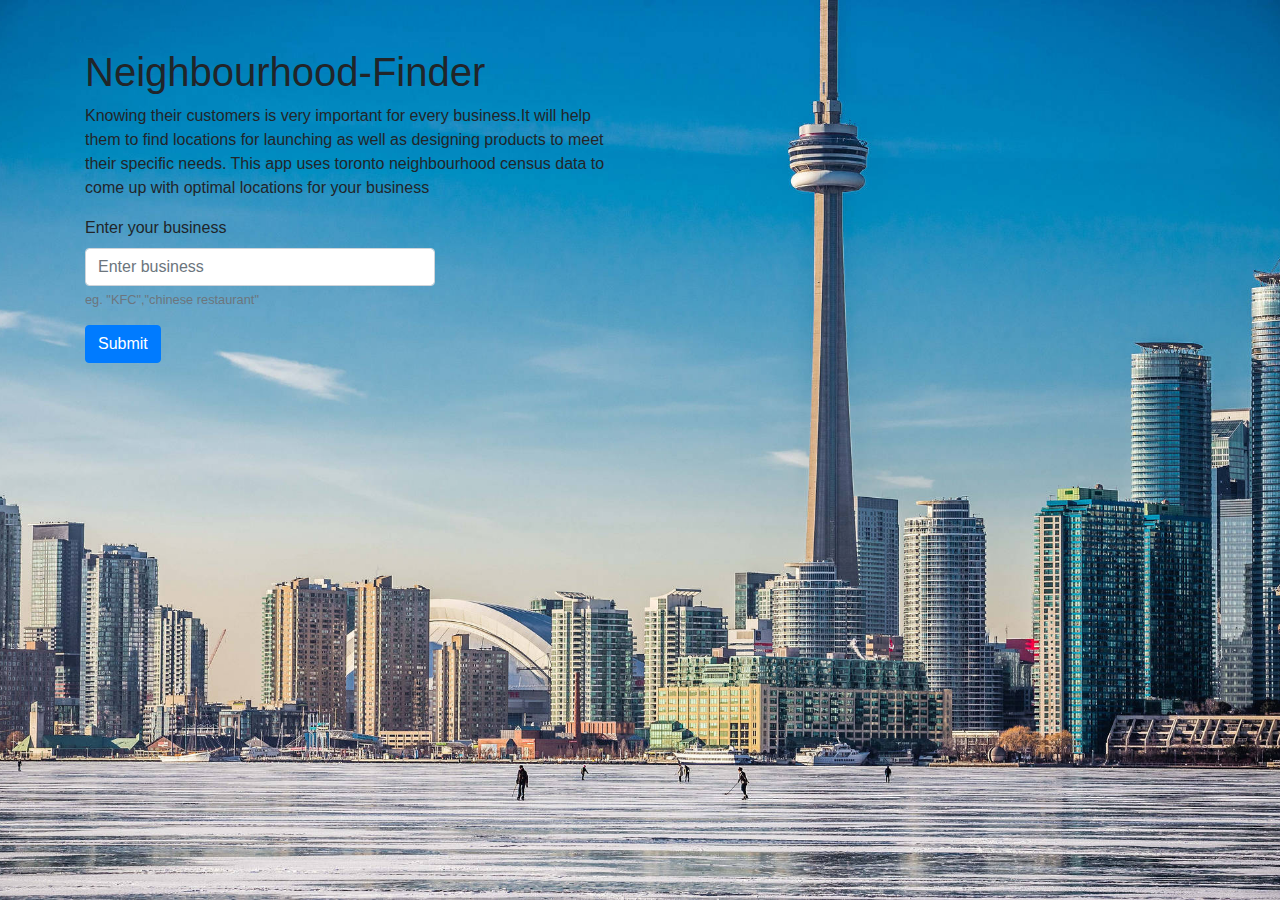
<file: flask_4/templates/index.html>
<!DOCTYPE html>
<html lang="en">

<head>

  <meta charset="utf-8">
  <meta name="viewport" content="width=device-width, initial-scale=1, shrink-to-fit=no">
  <meta name="description" content="">
  <meta name="author" content="">

  <title>Home</title>

  <!-- Bootstrap core CSS -->
  <link href="../static/vendor/bootstrap/css/bootstrap.min.css" rel="stylesheet">

  <!-- Custom styles for this template -->
  <link href="../static/css/the-big-picture.css" rel="stylesheet">

</head>

<body>


  <!-- Page Content -->
  <section>
    <div class="container">
      <div class="row">
        <div class="col-lg-6">
          <h1 class="mt-5">Neighbourhood-Finder</h1>
          <p>Knowing their customers is very important for every business.It will help them to find locations for launching as well as designing products to meet their specific needs. This app uses toronto neighbourhood census data to come up with optimal locations for your business </p>
        </div>
      </div>
    </div>
  </section>

<div class="container">
<div class="row">
  <div class="col-lg-4">

<form action="/results" method="POST">
  <div class="form-group">
    <label for="exampleInputEmail1">Enter your business</label>
    <input type="text" class="form-control" id="exampleInputEmail1" aria-describedby="emailHelp" placeholder="Enter business" name="business">
    <small id="emailHelp" class="form-text text-muted">eg. "KFC","chinese restaurant"</small>
  </div>
  <button type="submit" class="btn btn-primary">Submit</button>
</form>
        </div>
      </div>
    </div>







  <!-- Bootstrap core JavaScript -->
  <script src="../static/vendor/jquery/jquery.min.js"></script>
  <script src="../static/vendor/bootstrap/js/bootstrap.bundle.min.js"></script>

</body>

</html>
</file>
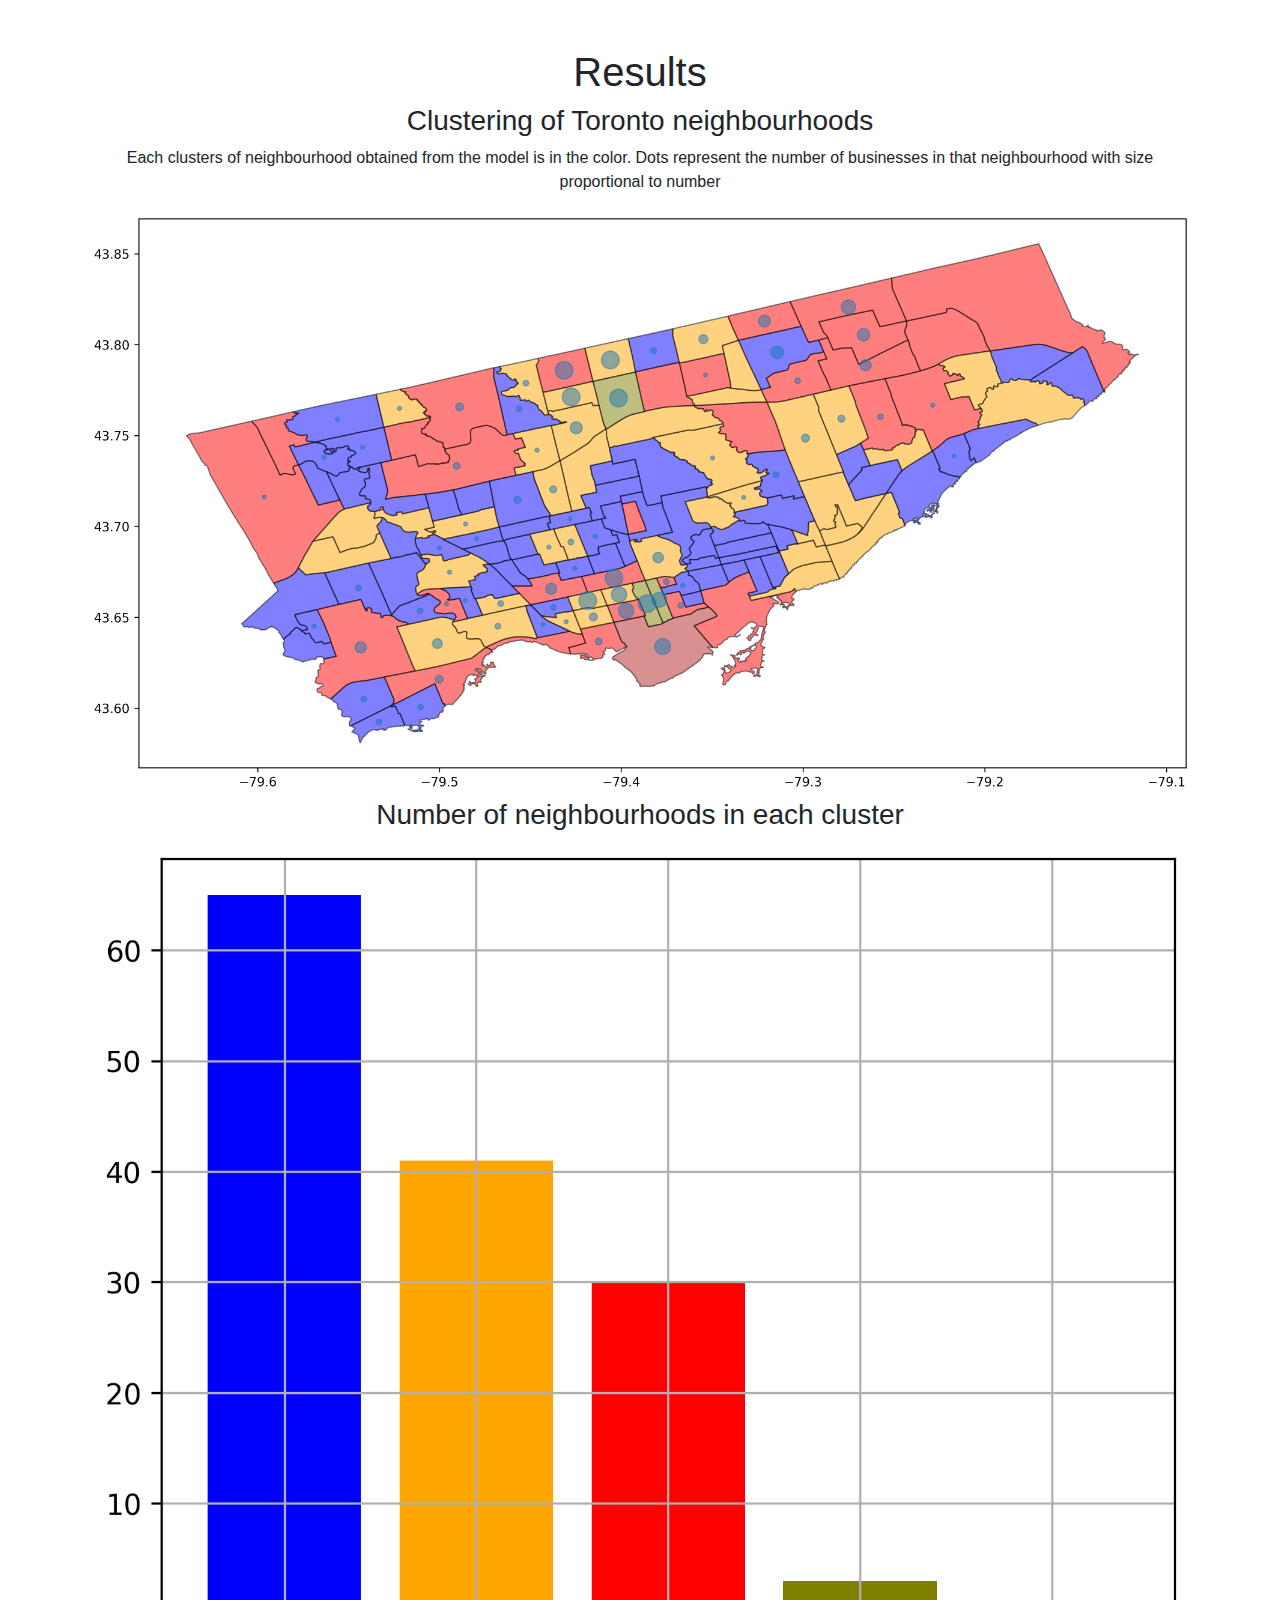
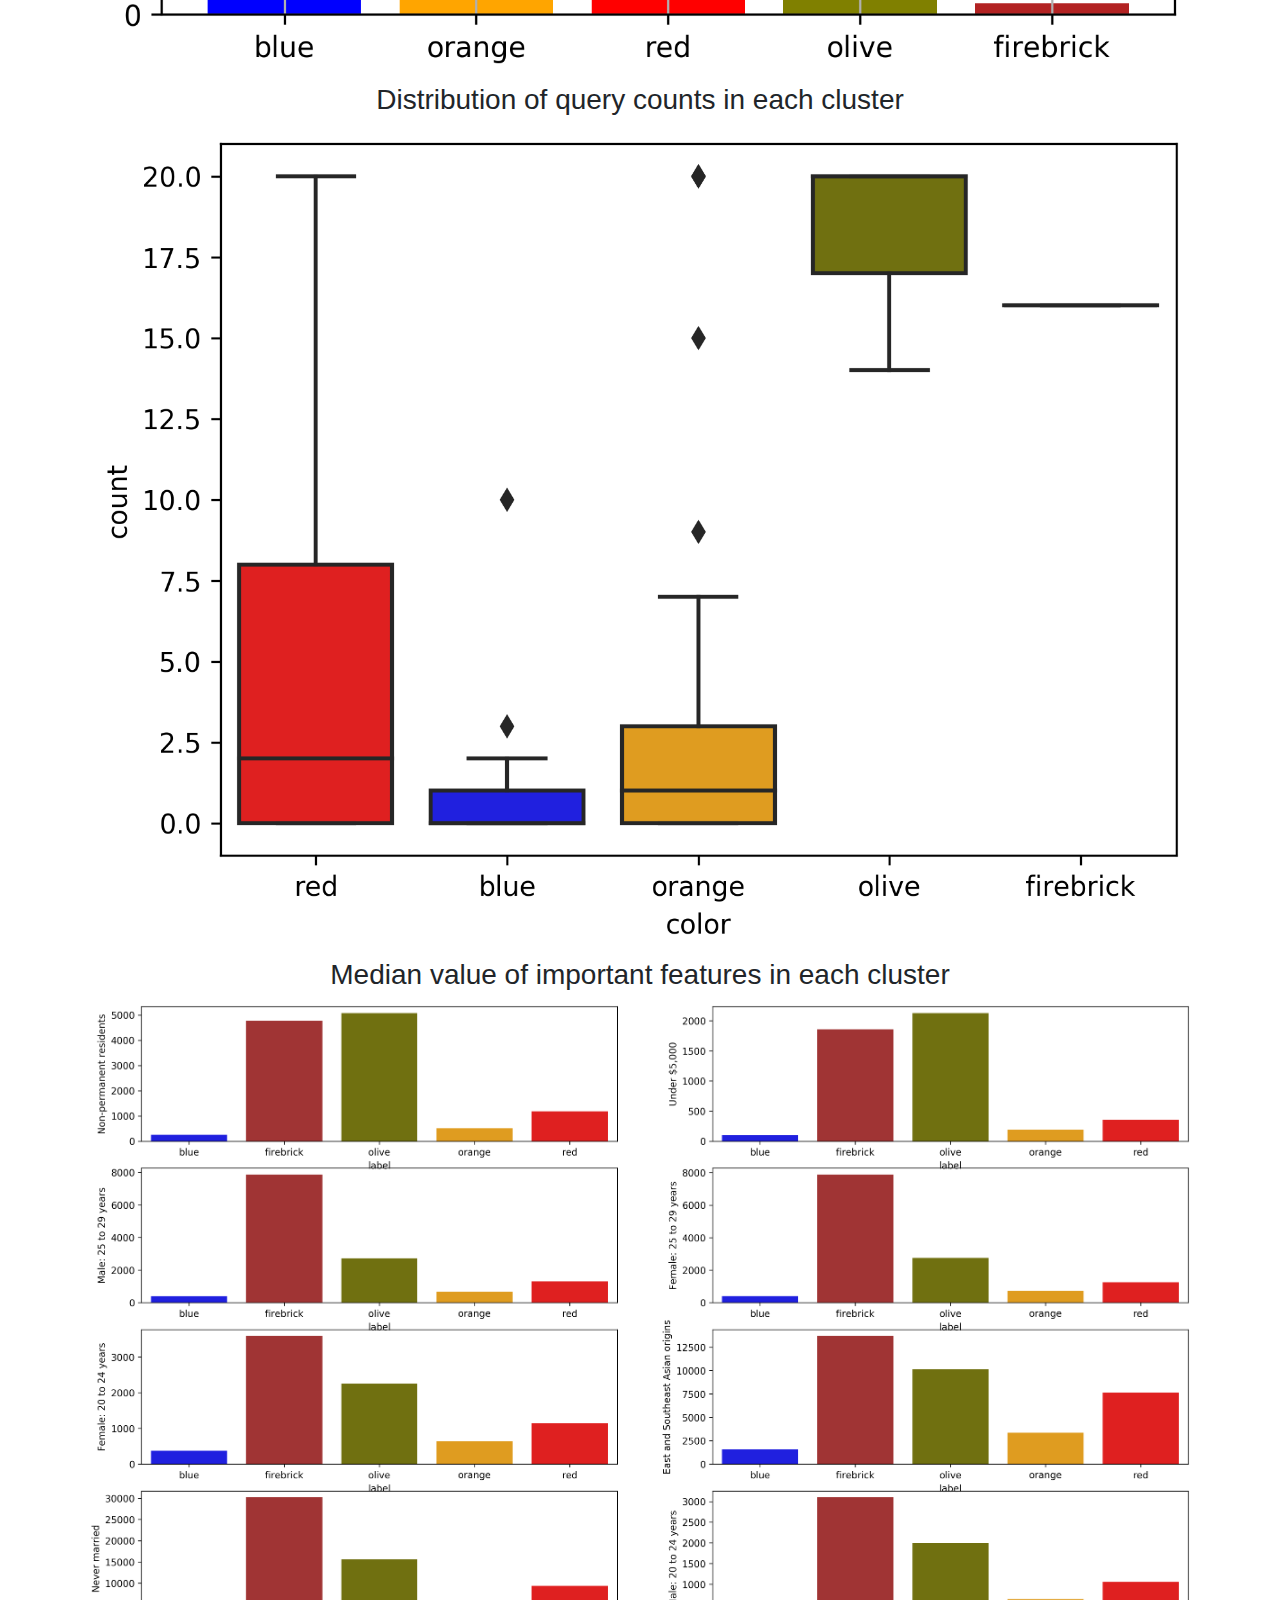
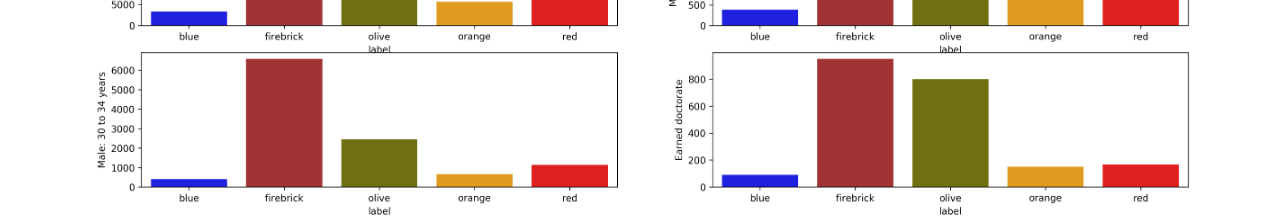
<file: flask_4/templates/results.html>
<!DOCTYPE html>
<html lang="en">

<head>

  <meta charset="utf-8">
  <meta name="viewport" content="width=device-width, initial-scale=1, shrink-to-fit=no">
  <meta name="description" content="">
  <meta name="author" content="">

  <title>Home</title>

  <!-- Bootstrap core CSS -->
  <link href="../static/vendor/bootstrap/css/bootstrap.min.css" rel="stylesheet">

  <!-- Custom styles for this template -->
  <link href="../static/css/vineeth-style.css" rel="stylesheet">

</head>

<body>

<div class="container">
    <div class="row">
      <div class="col-lg-12 text-center">
        <h1 class="mt-5">Results</h1>
        <h3> Clustering of Toronto neighbourhoods</h3>
        <p> Each clusters of neighbourhood obtained from the model is in the 
          color. Dots represent the number of businesses in that neighbourhood
          with size proportional to number</p>
        <img src="../static/1.cluster_map.png" alt="Clustering" class="img-fluid">
        <h3> Number of neighbourhoods in each cluster</h3>
        <img src="../static/2.cluster_counts.png" alt="Clustering" class="img-fluid">
         <h3> Distribution of query counts in each cluster</h3>
        <img src="../static/3.count_distribution.png" alt="Clustering" class="img-fluid">
        <h3> Median value of important features in each cluster</h3>
        <img src="../static/4.feature_median.png" alt="Clustering" class="img-fluid">
      </div>
    </div>
  </div>
  







  <!-- Bootstrap core JavaScript -->
  <script src="../static/vendor/jquery/jquery.min.js"></script>
  <script src="../static/vendor/bootstrap/js/bootstrap.bundle.min.js"></script>

</body>

</html>
</file>
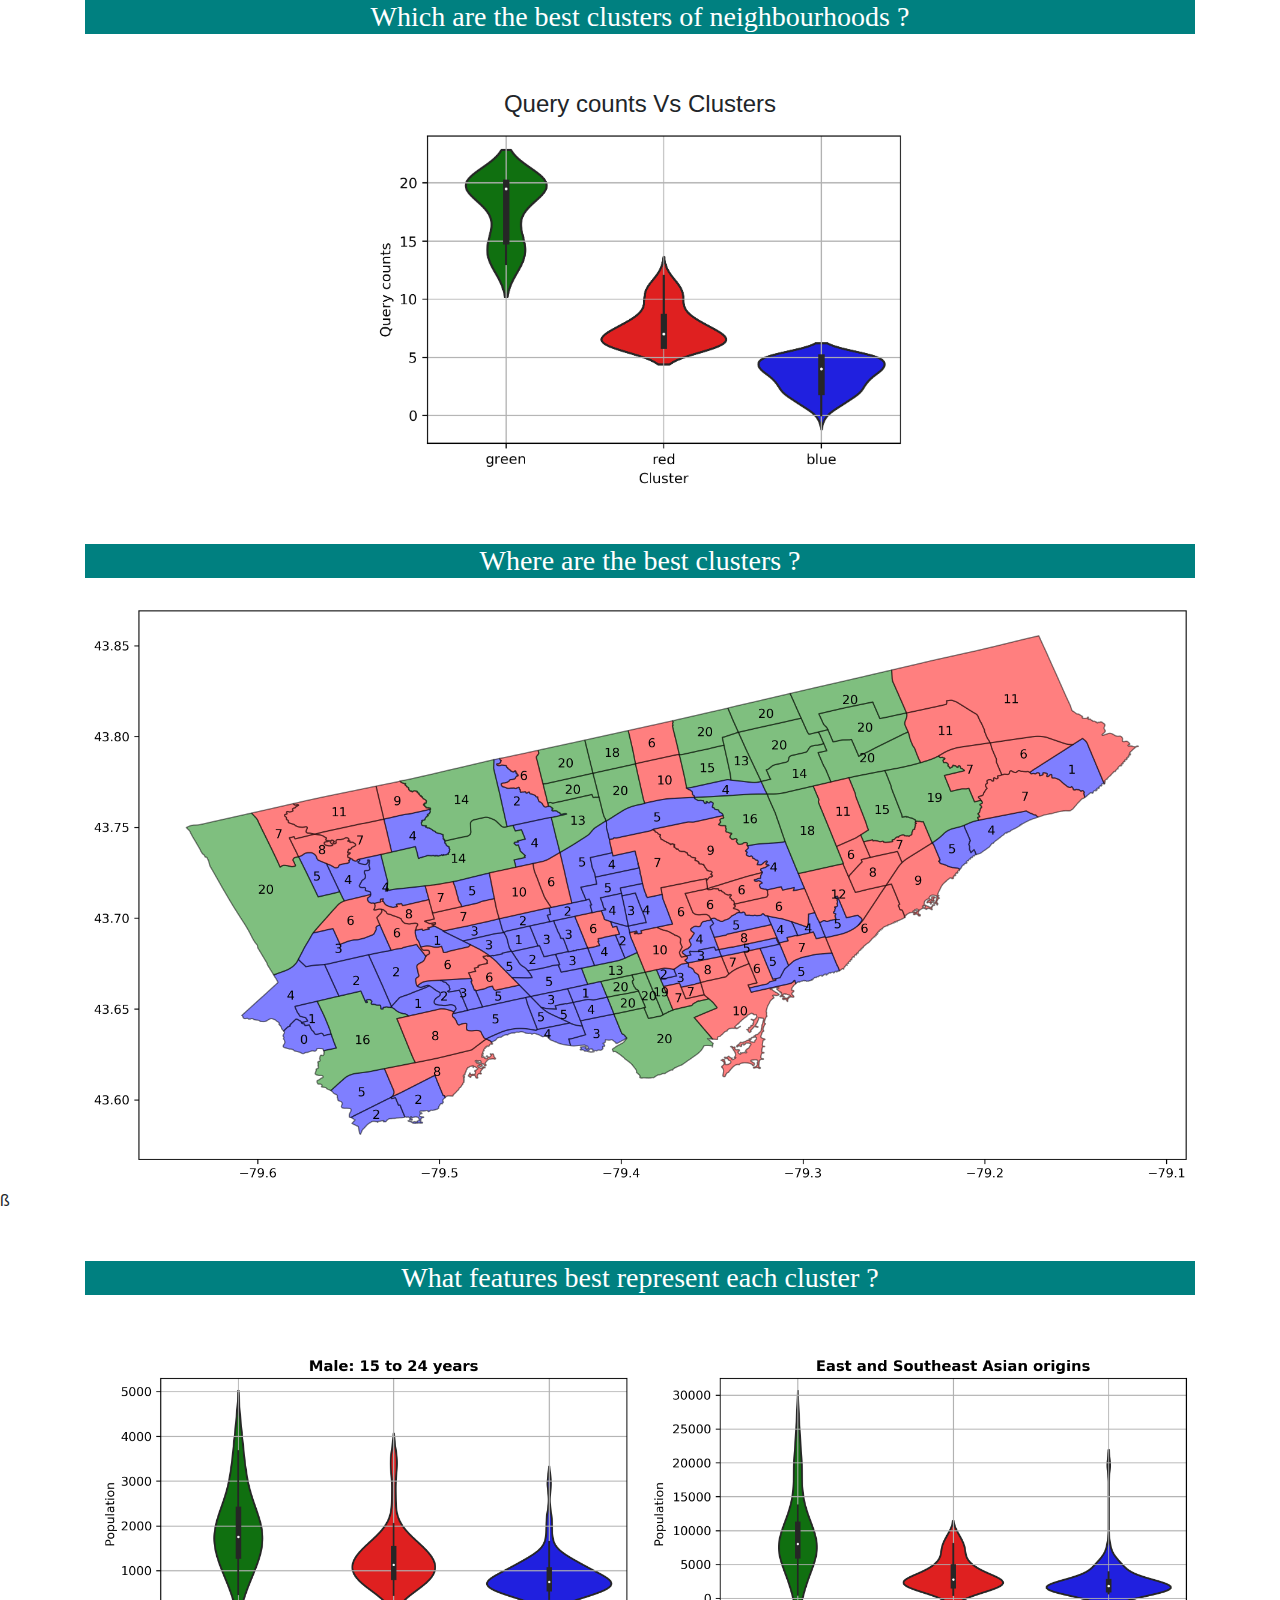
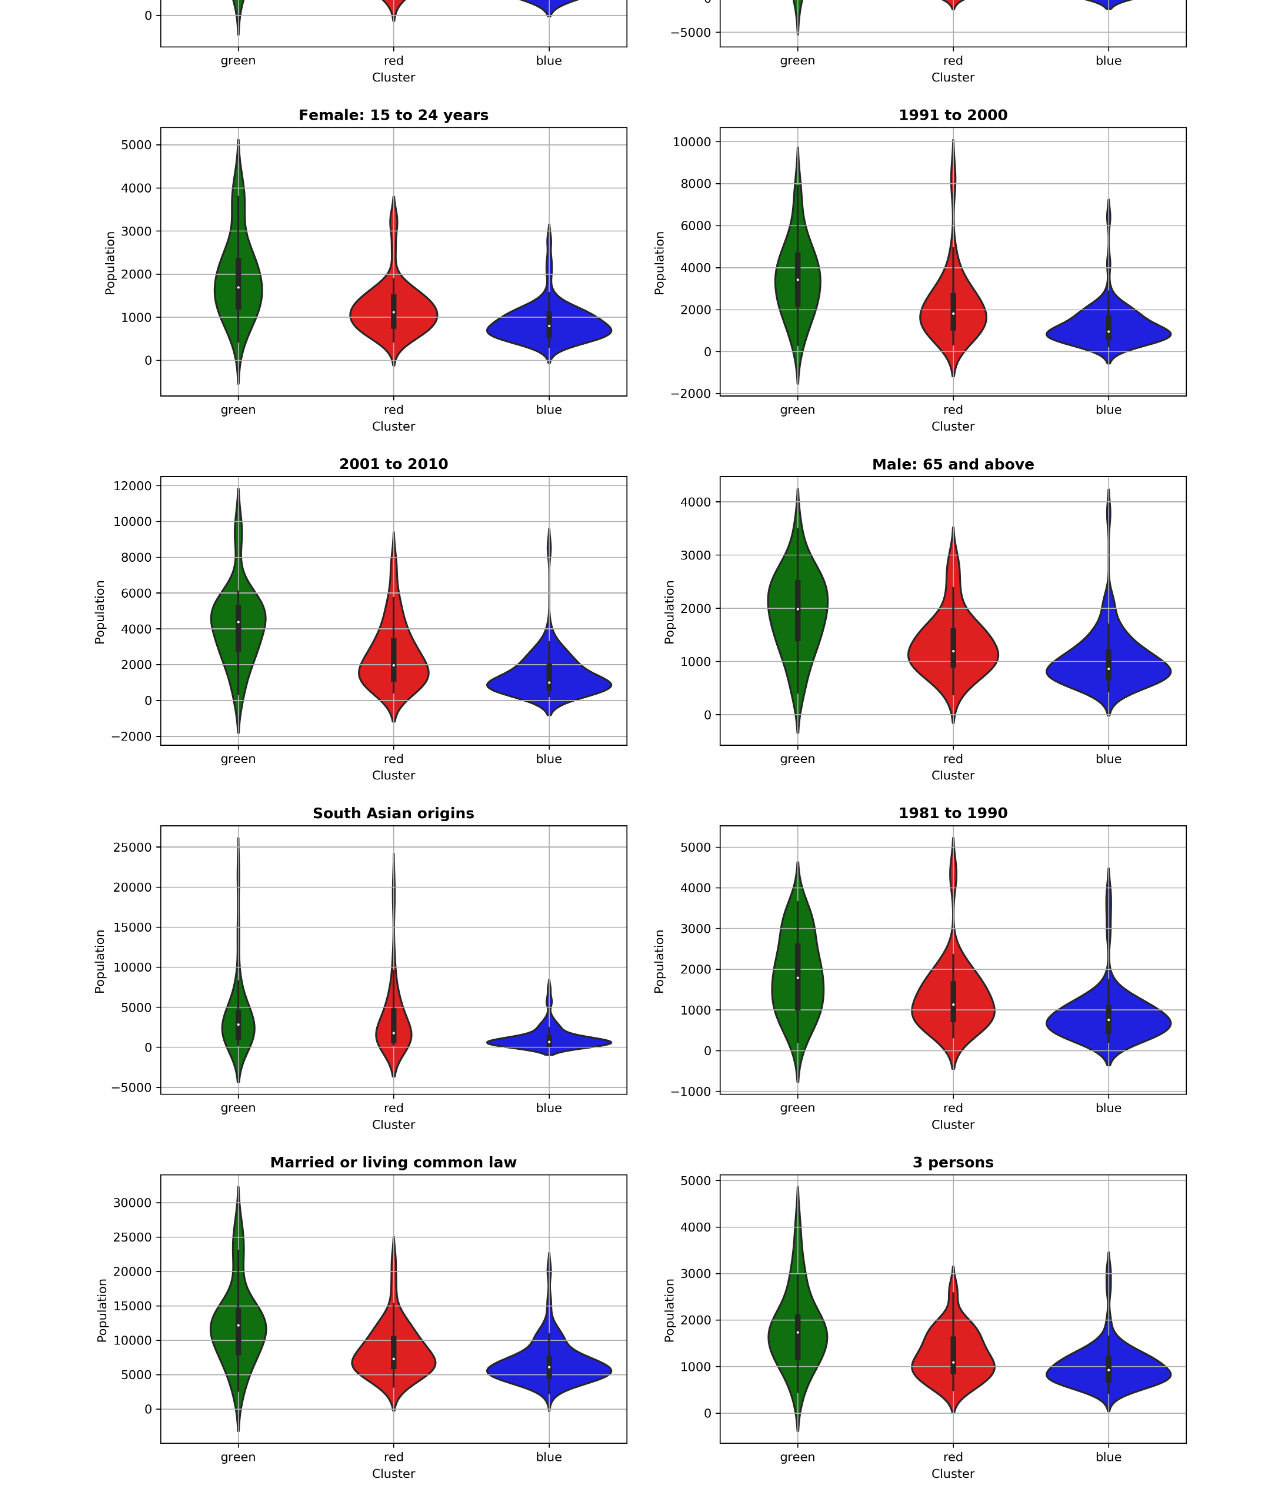
<file: flask_final/templates/results.html>
<!DOCTYPE html>
<html lang="en">

<head>

  <meta charset="utf-8">
  <meta name="viewport" content="width=device-width, initial-scale=1, shrink-to-fit=no">
  <meta name="description" content="">
  <meta name="author" content="">

  <title>Home</title>

  <!-- Bootstrap core CSS -->
  <link href="../static/vendor/bootstrap/css/bootstrap.min.css" rel="stylesheet">

  <!-- Custom styles for this template -->
  <link href="../static/css/vineeth-style.css" rel="stylesheet">

</head>

<body>

<div class="container">
  <div class="row">
    <div class="col-lg-12 text-center">
     <h3 > Which are the best clusters of neighbourhoods ?</h3>
   </div>
 </div>

    <div class="row ">   
      <div class="col-lg-6 offset-3 text-center">
        <h4 class="mt-5">Query counts Vs Clusters</h4>
        <img src="../static/3.count_distribution.png" alt="Clustering" class="img-fluid">
      </div>
    </div>
  </div> 

<div class="container">
    <div class="row mt-5">
    <div class="col-lg-12 text-center">
     <h3> Where are the best clusters ?</h3>
   </div>
 </div>
    <div class="row mt-3">
      <div class="col-lg-12 text-center">
        <img src="../static/1.cluster_map.png" alt="Clustering" class="img-fluid">
      </div>
    </div>
  </div>
ß
<div class="container">
    <div class="row mt-5">
    <div class="col-lg-12 text-center">
     <h3> What features best represent each cluster ?</h3>
   </div>
 </div>
    <div class="row mt-5">
      <div class="col-lg-12 text-center">
        <img src="../static/4.feature_median.png" alt="Clustering" class="img-fluid">
      </div>
    </div>
  </div>




  <!-- Bootstrap core JavaScript -->
  <script src="../static/vendor/jquery/jquery.min.js"></script>
  <script src="../static/vendor/bootstrap/js/bootstrap.bundle.min.js"></script>

</body>

</html>
</file>
<file: flask_4/static/css/vineeth-style.css>
body {
  background-color: white;
}
</file>
<file: flask_final/static/css/vineeth-style.css>
body {
  background-color: white;
}
h3 {
  font-family: Georgia, serif;
  color: white;
  background-color: Teal;
}
</file>
<file: flask_4/static/css/the-big-picture.css>
/*!
 * Start Bootstrap - The Big Picture (https://startbootstrap.com/template-overviews/the-big-picture)
 * Copyright 2013-2019 Start Bootstrap
 * Licensed under MIT (https://github.com/BlackrockDigital/startbootstrap-the-big-picture/blob/master/LICENSE)
 */
body {
  background: url('./toronto.jpg') no-repeat center center fixed;
  -webkit-background-size: cover;
  -moz-background-size: cover;
  background-size: cover;
  -o-background-size: cover;
}
</file>
